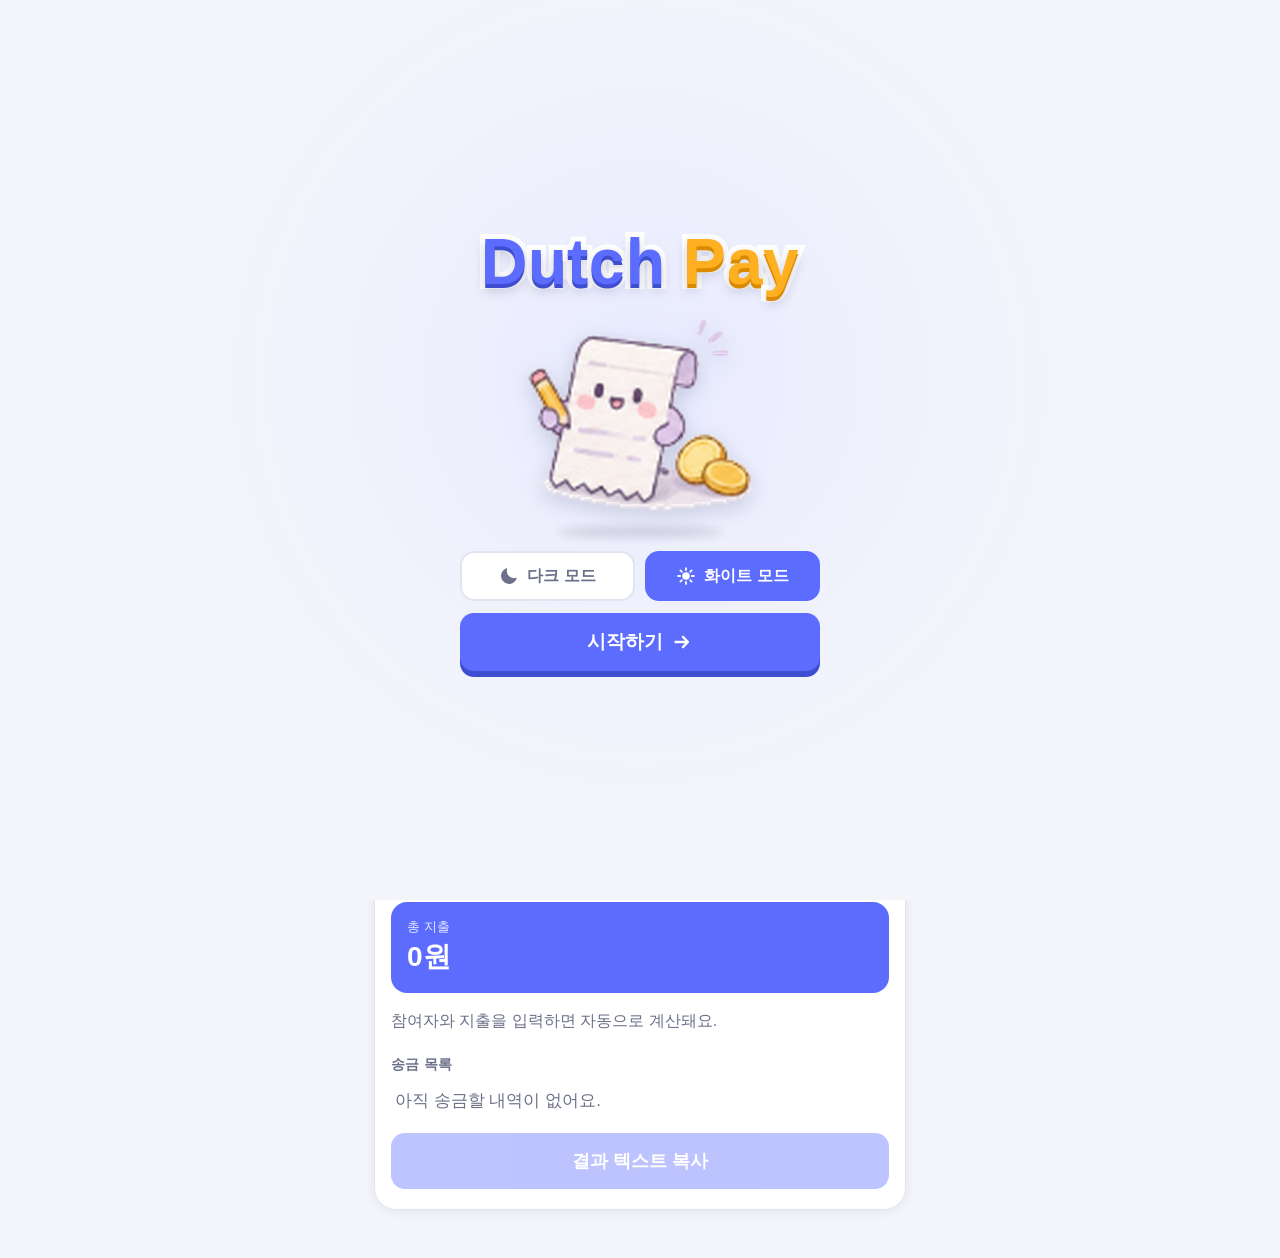
<file: index.html>
<!doctype html>
<html lang="ko">
<head>
  <meta charset="utf-8" />
  <meta name="viewport" content="width=device-width, initial-scale=1" />
  <title>Dutch-Pay-Ver1.0</title>
  <meta property="og:type" content="website" />
  <meta property="og:site_name" content="Dutch-Pay-Ver1.0" />
  <meta property="og:title" content="Dutch-Pay-Ver1.0" />
  <meta property="og:description" content="모임 정산 웹앱" />
  <meta property="og:url" content="https://tragicoding.github.io/HandsOn/" />
  <!-- GitHub Pages 진입점: 저장소 루트로 접속하면 바로 앱으로 이동한다 -->
  <meta http-equiv="refresh" content="0; url=src/index.html" />
  <script>location.replace('src/index.html');</script>
</head>
<body>
  <p>이동하지 않으면 <a href="src/index.html">Dutch-Pay 열기</a>를 눌러주세요.</p>
</body>
</html>
</file>
<file: src/css/base.css>
/* Dutch-Pay 디자인: 레퍼런스(보라 계열 다크)를 바탕으로 하되, 모바일 사용성에 맞게
   - 화이트/다크 모드는 시작 화면에서 고른다. <html data-theme="light|dark"> 값에 따라 색상 변수가 바뀐다.
   - 터치 하기 쉬운 큰 버튼(최소 48px), 단계별 번호 카드, 결과 요약 강조
   - 모든 버튼은 마우스를 올리면 색이 바뀐다(hover) */
:root {
  color-scheme: light;
  --bg: #f4f5fb;
  --card: #ffffff;
  --field: #f1f2f8;
  --line: #e2e4ef;
  --text: #1c1e2b;
  --muted: #6c7089;
  --accent: #5b6cff;
  --accent-soft: #e8ebff;
  --on-accent: #ffffff;
  --amber: #ffb020;
  --amber-soft: #fff2d6;
  --red: #e5484d;
  --green: #12a150;
  --shadow: 0 2px 10px rgba(40, 45, 90, .08);
  /* hover 색상 */
  --accent-hover: #4352e8;
  --accent-soft-hover: #d6dbff;
  --field-hover: #e3e5f2;
  --amber-hover: #f59e0b;
  --red-soft: #fdeaeb;
  --accent-deep: #3f4ed1;
}
:root[data-theme="dark"] {
  color-scheme: dark;
  --bg: #101119; --card: #1a1c28; --field: #12131c; --line: #2b2e3f;
  --text: #f1f2f8; --muted: #9a9eb5; --accent: #7f8cff; --accent-soft: #272c52;
  --amber: #ffb84d; --amber-soft: #3a2f17; --red: #ff6b70; --green: #3ddc84; --shadow: none;
  --accent-hover: #a0aaff; --accent-soft-hover: #343b6d; --field-hover: #222538;
  --amber-hover: #ffcb7a; --red-soft: #3b2025; --accent-deep: #5d6af0;
}
* { box-sizing: border-box; }
html, body { margin: 0; }
body {
  background: var(--bg); color: var(--text); overflow-x: hidden;
  font-family: -apple-system, 'Segoe UI', 'Apple SD Gothic Neo', 'Malgun Gothic', sans-serif;
  font-size: 16px; line-height: 1.45;
}
.top {
  max-width: 560px; margin: 0 auto; background: var(--bg);
  display: flex; align-items: center; justify-content: space-between; gap: 12px;
  padding: 14px 30px 0;
}
.top > * { max-width: 560px; }
.group-name {
  flex: 1; min-width: 0; background: transparent; border: 0; outline: 0; color: var(--text);
  font-size: 22px; font-weight: 800; padding: 6px 0;
}
.group-name::placeholder { color: var(--muted); }
main { max-width: 560px; margin: 0 auto; padding: 14px 14px 48px; display: grid; gap: 14px; }
.card { background: var(--card); border-radius: 22px; padding: 20px 16px; box-shadow: var(--shadow); border: 1px solid var(--line); }
h2 { margin: 0 0 16px; font-size: 19px; display: flex; align-items: center; gap: 10px; }
h3 { margin: 22px 0 10px; font-size: 14px; color: var(--muted); font-weight: 700; letter-spacing: .02em; }
.step {
  display: inline-grid; place-items: center; width: 28px; height: 28px; border-radius: 9px;
  background: var(--accent); color: var(--on-accent); font-size: 14px; font-weight: 800;
}
input, select {
  width: 100%; min-width: 0; min-height: 50px; background: var(--field); color: var(--text);
  border: 2px solid transparent; border-radius: 14px; padding: 12px 14px; font-size: 16px; outline: 0;
}
input:focus, select:focus { border-color: var(--accent); background: var(--card); }
input::placeholder { color: var(--muted); opacity: .7; }
.row { display: flex; gap: 10px; }
.btn {
  min-height: 50px; background: var(--field); color: var(--text); border: 0; border-radius: 14px;
  padding: 0 20px; font-size: 16px; font-weight: 600; cursor: pointer; white-space: nowrap;
}
.btn.primary { background: var(--accent); color: var(--on-accent); font-weight: 800; }
.btn.ghost { background: transparent; border: 1px solid var(--line); }
.btn.danger { color: var(--red); }
.btn.block { width: 100%; margin-top: 16px; min-height: 56px; font-size: 18px; }
.btn:disabled { opacity: .4; cursor: not-allowed; }
.btn:active:not(:disabled) { transform: scale(.98); }
.link { background: none; border: 0; color: var(--accent); font-size: 15px; font-weight: 700; cursor: pointer; padding: 6px; }
.link.danger { color: var(--red); }


/* 칩 */
.chips { list-style: none; margin: 14px 0 0; padding: 0; display: flex; flex-wrap: wrap; gap: 8px; }
.chips.pick { margin-top: 8px; }
.chip {
  display: inline-flex; align-items: center; gap: 8px; padding: 9px 10px 9px 16px; border-radius: 999px;
  background: var(--accent-soft); color: var(--accent); font-weight: 800; font-size: 16px;
}
.chip button {
  display: grid; place-items: center; width: 24px; height: 24px; border-radius: 50%; padding: 0;
  background: var(--card); border: 0; color: var(--accent); cursor: pointer; font-size: 15px; line-height: 1;
}
.chip.off { background: var(--field); color: var(--muted); text-decoration: line-through; font-weight: 600; }
.chip.off button { color: var(--muted); }
.empty { color: var(--muted); font-size: 14px; list-style: none; }
.toggle {
  min-height: 46px; border: 2px solid var(--line); background: transparent; color: var(--muted);
  border-radius: 12px; padding: 0 18px; font-size: 16px; font-weight: 600; cursor: pointer;
}
.toggle.on { background: var(--accent); border-color: var(--accent); color: var(--on-accent); font-weight: 800; }
.toggle.inactive { border-style: dashed; opacity: .6; text-decoration: line-through; }
.toggle.inactive.on { background: var(--muted); border-color: var(--muted); }
.toggle.disc.on { background: var(--amber); border-color: var(--amber); color: #2b2100; }


/* 버튼 공통: 부드러운 색 전환 + 키보드 포커스 표시 */
.btn, .link, .chip button, .toggle {
  transition: background-color .15s ease, color .15s ease, border-color .15s ease, transform .1s ease;
}
button:focus-visible { outline: 3px solid var(--accent); outline-offset: 2px; }

/* 마우스를 올렸을 때(hover) 색상 변경 — 터치 기기에서는 적용하지 않는다 */
@media (hover: hover) {
  .btn:hover:not(:disabled) { background: var(--field-hover); }
  .btn.primary:hover:not(:disabled) { background: var(--accent-hover); color: var(--on-accent); }
  .btn.ghost:hover:not(:disabled) { background: var(--field-hover); border-color: var(--accent); color: var(--accent); }
  .btn.danger:hover:not(:disabled) { background: var(--red-soft); color: var(--red); }
  .btn.ghost.danger:hover:not(:disabled) { border-color: var(--red); }
  .link:hover { color: var(--accent-hover); background: var(--accent-soft); border-radius: 10px; }
  .link.danger:hover { color: var(--red); background: var(--red-soft); }
  .chip button:hover { background: var(--accent); color: var(--on-accent); }
  .chip.off button:hover { background: var(--muted); color: var(--card); }
  .toggle:hover { border-color: var(--accent); color: var(--accent); background: var(--accent-soft); }
  .toggle.on:hover { background: var(--accent-hover); border-color: var(--accent-hover); color: var(--on-accent); }
  .toggle.disc.on:hover { background: var(--amber-hover); border-color: var(--amber-hover); color: #2b2100; }
  .toggle.inactive.on:hover { background: var(--muted); border-color: var(--muted); color: var(--card); }
}
</file>
<file: src/css/form.css>
/* 입력 폼·지출 목록 */
/* 폼 */
.grid2 { display: grid; grid-template-columns: 1fr 1fr; gap: 12px; }
.field { display: block; margin-top: 16px; }
.grid2 .field { margin-top: 0; }
.field > span, .field-head span { display: block; color: var(--muted); font-size: 14px; font-weight: 700; margin-bottom: 6px; }
.field-head { display: flex; justify-content: space-between; align-items: center; }
.field-head small { font-weight: 400; }
.disc-inputs { display: grid; gap: 8px; margin-top: 10px; }
.disc-row { display: flex; align-items: center; gap: 10px; background: var(--amber-soft); border-radius: 14px; padding: 8px 12px; }
.disc-row label { flex: 1; font-weight: 700; }
.disc-row input { width: 84px; min-height: 44px; text-align: right; background: var(--card); }
.actions { display: flex; justify-content: flex-end; gap: 10px; margin-top: 18px; }
.actions .btn.primary { flex: 1; min-height: 54px; font-size: 17px; }

/* 지출 목록 */
.expenses { list-style: none; margin: 20px 0 0; padding: 0; display: grid; gap: 10px; }
.expense { background: var(--field); border-radius: 16px; padding: 14px; }
.expense.editing { outline: 2px solid var(--accent); }
.exp-main { display: flex; justify-content: space-between; gap: 10px; font-size: 17px; }
.exp-main .amount { font-weight: 800; white-space: nowrap; }
.exp-sub { color: var(--muted); font-size: 14px; margin-top: 3px; word-break: keep-all; }
.exp-actions { margin-top: 6px; display: flex; gap: 8px; }
.exp-actions .link { padding-left: 0; }
.total-line { text-align: right; color: var(--muted); margin: 12px 0 0; }
.total-line strong { color: var(--text); }
.excluded { color: var(--red); font-size: 13px; margin-top: 4px; }
.expenses .empty { text-align: center; padding: 10px; }
</file>
<file: src/css/result.css>
/* 정산 결과 */
/* 결과 */
.summary {
  background: var(--accent); color: var(--on-accent); border-radius: 16px; padding: 16px; margin-bottom: 14px;
}
.summary small { display: block; opacity: .85; font-size: 13px; }
.summary strong { font-size: 28px; font-weight: 800; }
.summary span { opacity: .9; font-size: 14px; }
table { width: 100%; border-collapse: collapse; }
th, td { padding: 12px 4px; text-align: right; border-bottom: 1px solid var(--line); font-size: 15px; }
th { color: var(--muted); font-weight: 700; font-size: 13px; }
th:first-child, td:first-child { text-align: left; font-weight: 700; }
td.pos { color: var(--green); font-weight: 800; }
td.neg { color: var(--red); font-weight: 800; }
tr.off td:first-child { color: var(--muted); text-decoration: line-through; }
.transfers { list-style: none; margin: 0; padding: 0; display: grid; gap: 10px; }
.transfers li {
  display: flex; align-items: center; gap: 8px; background: var(--accent-soft); border-radius: 16px;
  padding: 16px; font-size: 17px; font-weight: 800;
}
.transfers .arrow { color: var(--accent); }
.transfers .amt { margin-left: auto; color: var(--accent); }
.transfers li.empty { background: none; padding: 4px; font-weight: 400; color: var(--muted); }
.muted { color: var(--muted); }
</file>
<file: src/css/modal.css>
/* 팝업 */
.modal { position: fixed; inset: 0; background: rgba(10, 12, 25, .55); display: grid; align-items: end; justify-items: center; padding: 0; z-index: 10; }
.modal[hidden] { display: none; }
.modal-box { background: var(--card); border-radius: 24px 24px 0 0; padding: 24px 18px 28px; width: 100%; max-width: 560px; }
.modal-box h3 { margin: 0 0 6px; color: var(--text); font-size: 19px; letter-spacing: 0; }
.modal-box p { margin: 0 0 18px; color: var(--muted); }
.modal-btns { display: grid; gap: 10px; }
.toast {
  position: fixed; left: 50%; bottom: 24px; transform: translateX(-50%) translateY(20px); opacity: 0;
  background: #20222f; color: #fff; padding: 12px 18px; border-radius: 12px; pointer-events: none;
  transition: .2s; max-width: calc(100% - 32px); z-index: 20; text-align: center;
}
.toast.show { opacity: 1; transform: translateX(-50%) translateY(0); }

@media (max-width: 420px) {
  .grid2 { grid-template-columns: 1fr; }
  .grid2 .field + .field { margin-top: 12px; }
  th, td { font-size: 13px; padding: 10px 2px; }
}
</file>
<file: src/css/splash.css>
/* 시작 화면: 기존 디자인(보라 계열, 둥근 카드/버튼)과 같은 색상 변수를 써서 화이트·다크 모두 일관되게 보인다. */
body.splash-open { overflow: hidden; }

.splash {
  position: fixed; inset: 0; z-index: 50; overflow-y: auto;
  display: grid; place-items: center; padding: 24px 20px;
  background:
    radial-gradient(70vmin 70vmin at 50% 42%, var(--accent-soft) 0%, transparent 70%),
    var(--bg);
  color: var(--text);
  transition: opacity .45s ease, transform .45s ease, visibility 0s linear .45s;
}
.splash[hidden] { display: none; }
.splash:focus { outline: none; }
.splash.leaving { opacity: 0; transform: scale(1.04); pointer-events: none; visibility: hidden; }

.splash-inner {
  width: 100%; max-width: 360px; margin: auto;
  display: flex; flex-direction: column; align-items: center; gap: 0;
}

/* ── Dutch Pay 문구: 스티커처럼 또렷한 외곽선 + 아래 그림자, 글자가 차례로 통통 튄다 ── */
.splash-title {
  margin: 0 0 6px; display: flex; flex-wrap: wrap; justify-content: center; gap: 0 .28em;
  font-family: ui-rounded, 'SF Pro Rounded', 'Arial Rounded MT Bold', 'Nunito', 'Segoe UI Black', 'Segoe UI', 'Malgun Gothic', sans-serif;
  font-size: clamp(46px, 15vw, 64px); font-weight: 900; line-height: 1.05; letter-spacing: .01em;
}
.splash-title .word { display: inline-flex; color: var(--accent); }
.splash-title .word.pay { color: var(--amber); }
.splash-title .word > span {
  display: inline-block;
  -webkit-text-stroke: .16em var(--card); paint-order: stroke fill;
  text-shadow: 0 .06em 0 var(--accent-deep), 0 .1em .18em rgba(40, 45, 90, .25);
  animation:
    letter-drop .7s cubic-bezier(.3, 1.6, .5, 1) both,
    letter-bob 2.6s ease-in-out infinite;
  animation-delay: calc(var(--i) * 70ms + 150ms), calc(var(--i) * 140ms + 1100ms);
}
.splash-title .word.pay > span { text-shadow: 0 .06em 0 #d98a00, 0 .1em .18em rgba(40, 45, 90, .25); }
:root[data-theme="dark"] .splash-title .word.pay > span { text-shadow: 0 .06em 0 #b36f00, 0 .1em .18em rgba(0, 0, 0, .45); }
:root[data-theme="dark"] .splash-title .word > span { -webkit-text-stroke-color: var(--bg); }

/* ── 캐릭터: 가운데에서 통 튀며 등장한 뒤 둥실둥실 떠 있는다 ── */
.mascot-wrap {
  position: relative; display: grid; place-items: center; justify-items: center;
  width: 100%; margin: 6px 0 14px;
  animation: pop-in .8s cubic-bezier(.3, 1.5, .5, 1) .1s both;
}
.mascot {
  display: block; width: clamp(190px, 58vw, 250px); height: auto;
  filter: drop-shadow(0 6px 10px rgba(40, 45, 90, .18));
  user-select: none; -webkit-user-drag: none;
  animation: float 3.2s ease-in-out 1s infinite;
  transform-origin: 50% 90%;
}
.mascot-shadow {
  display: block; width: 46%; height: 12px; margin-top: 4px; border-radius: 50%;
  background: var(--text); opacity: .13; filter: blur(4px);
  animation: shadow-pulse 3.2s ease-in-out 1s infinite;
}

/* ── 모드 버튼 / 시작하기 버튼 ── */
.mode-row {
  width: 100%; display: grid; grid-template-columns: 1fr 1fr; gap: 10px;
  animation: rise-in .6s ease .55s both;
}
.btn.mode {
  display: inline-flex; align-items: center; justify-content: center; gap: 8px;
  border: 2px solid var(--line); background: var(--card); color: var(--muted); padding: 0 10px; font-size: 16px;
}
.btn.mode .ico { width: 20px; height: 20px; flex: none; }
.btn.mode[aria-pressed="true"] { background: var(--accent); border-color: var(--accent); color: var(--on-accent); font-weight: 800; }
.btn.start {
  width: 100%; margin-top: 12px; min-height: 58px; font-size: 19px; gap: 8px;
  display: inline-flex; align-items: center; justify-content: center;
  box-shadow: 0 6px 0 var(--accent-deep);
  animation: rise-in .6s ease .7s both;
}
.btn.start .ico { width: 22px; height: 22px; transition: transform .2s ease; }
.btn.start:active:not(:disabled) { transform: translateY(3px); box-shadow: 0 3px 0 var(--accent-deep); }

@media (hover: hover) {
  .btn.mode:hover { background: var(--accent-soft); border-color: var(--accent); color: var(--accent); }
  .btn.mode[aria-pressed="true"]:hover { background: var(--accent-hover); border-color: var(--accent-hover); color: var(--on-accent); }
  .btn.start:hover .ico { transform: translateX(4px); }
}

/* 시작 후 메인 화면이 부드럽게 나타난다 */
body.app-entering .top, body.app-entering main { animation: app-in .55s ease both; }

@keyframes letter-drop {
  0% { opacity: 0; transform: translateY(-.8em) scale(.6) rotate(-10deg); }
  100% { opacity: 1; transform: none; }
}
@keyframes letter-bob { 0%, 100% { transform: translateY(0); } 50% { transform: translateY(-.1em); } }
@keyframes pop-in {
  0% { opacity: 0; transform: scale(.55) rotate(-8deg); }
  100% { opacity: 1; transform: none; }
}
@keyframes float {
  0%, 100% { transform: translateY(0) rotate(-1.5deg); }
  50% { transform: translateY(-12px) rotate(1.5deg); }
}
@keyframes shadow-pulse { 0%, 100% { transform: scaleX(1); opacity: .13; } 50% { transform: scaleX(.78); opacity: .08; } }
@keyframes rise-in { 0% { opacity: 0; transform: translateY(16px); } 100% { opacity: 1; transform: none; } }
@keyframes app-in { 0% { opacity: 0; transform: translateY(12px); } 100% { opacity: 1; transform: none; } }

/* 움직임을 줄이도록 설정한 기기에서는 애니메이션을 끈다 */
@media (prefers-reduced-motion: reduce) {
  .splash, .splash * { animation: none !important; transition: none !important; }
  body.app-entering .top, body.app-entering main { animation: none; }
}

@media (max-height: 640px) {
  .splash-title { font-size: 44px; }
  .mascot { width: 160px; }
}
</file>
